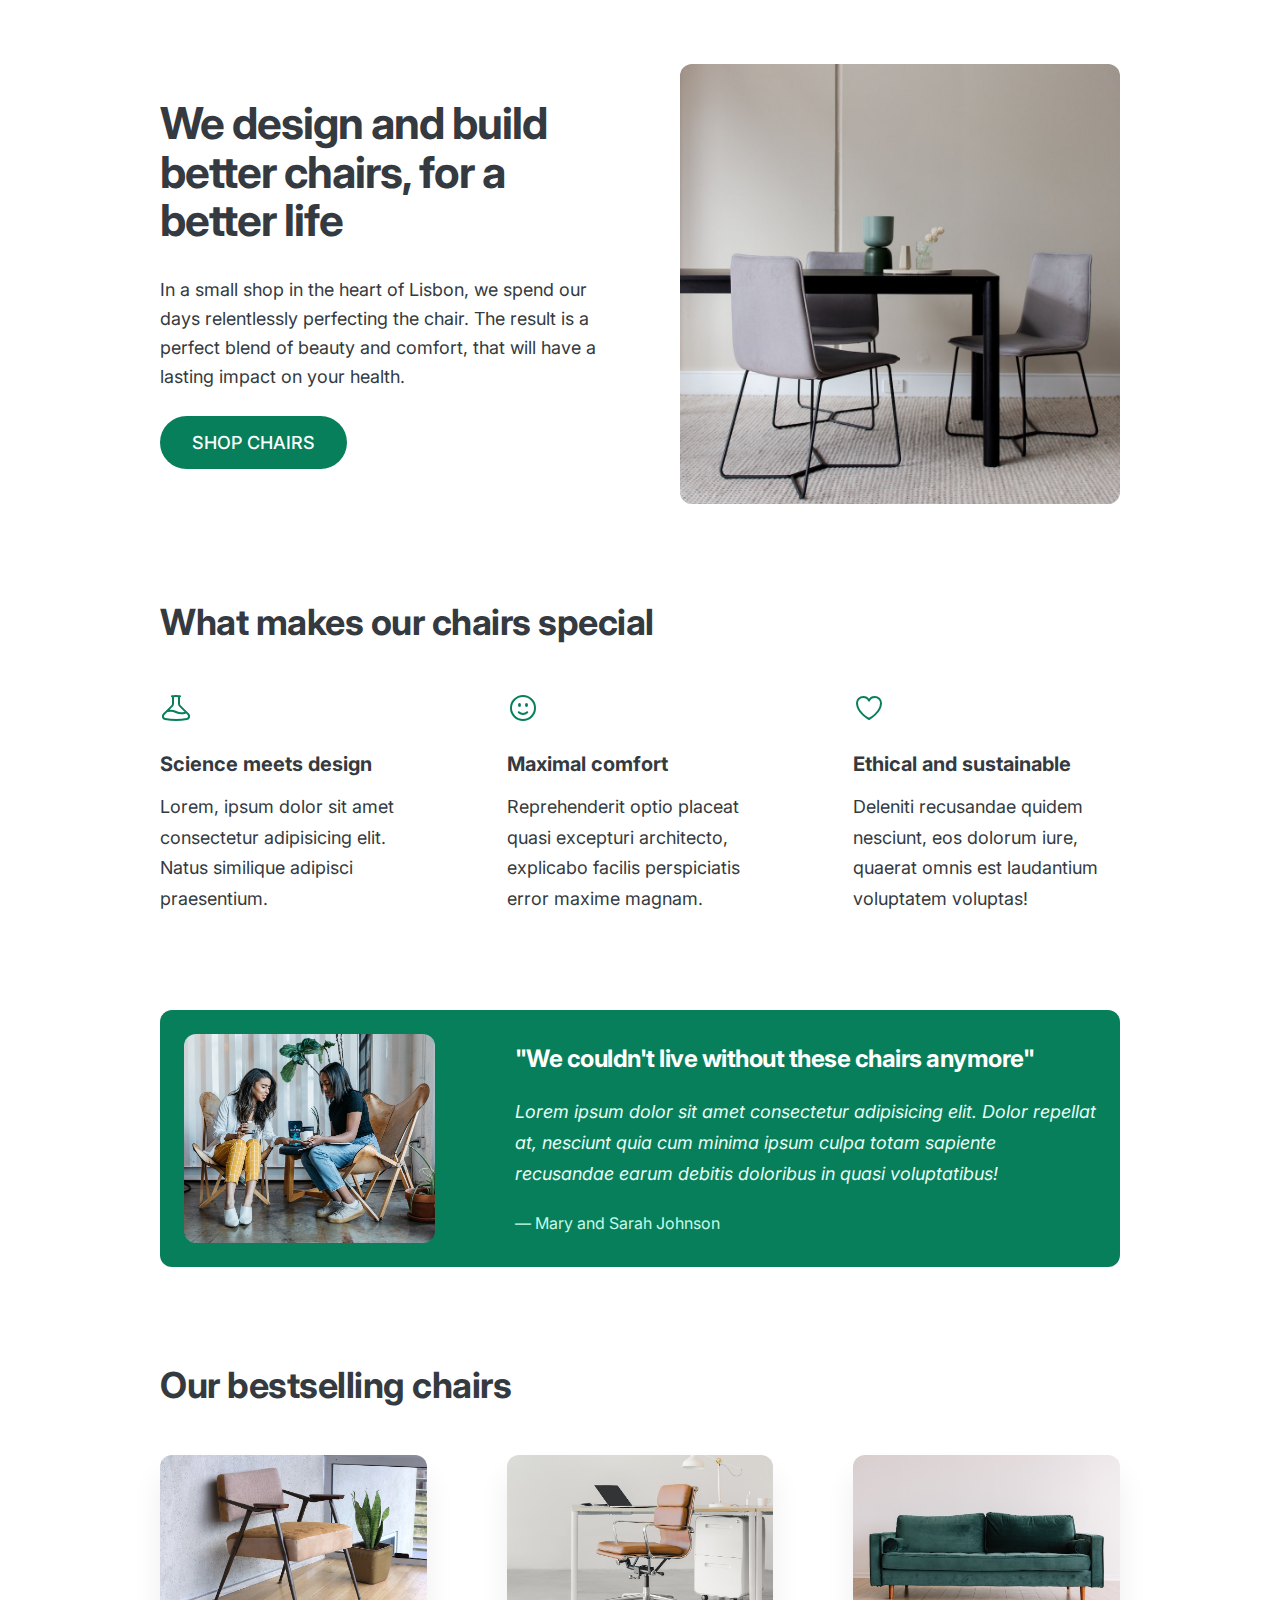
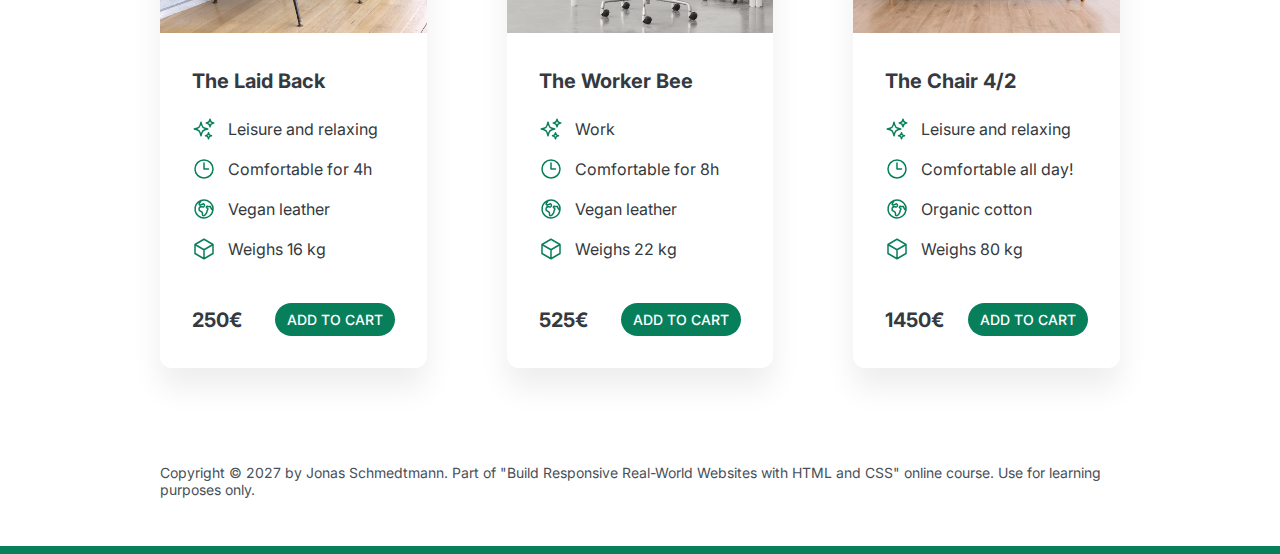
<file: index.html>
<!DOCTYPE html>
<html lang="en">
  <head>
    <meta charset="UTF-8" />
    <meta http-equiv="X-UA-Compatible" content="IE=edge" />
    <meta name="viewport" content="width=device-width, initial-scale=1.0" />

    <link rel="preconnect" href="https://fonts.googleapis.com" />
    <link rel="preconnect" href="https://fonts.gstatic.com" crossorigin />
    <link
      href="https://fonts.googleapis.com/css2?family=Inter:wght@400;500;700&display=swap"
      rel="stylesheet"
    />

    <link rel="stylesheet" href="style.css" />
    <title>Lisbon Chair Shop</title>
  </head>
  <body>
    <div class="container">
      <header>
        <div class="header-text-box">
          <h1>We design and build better chairs, for a better life</h1>
          <p class="header-text">
            In a small shop in the heart of Lisbon, we spend our days
            relentlessly perfecting the chair. The result is a perfect blend of
            beauty and comfort, that will have a lasting impact on your health.
          </p>
          <a class="btn btn--big" href="#">Shop chairs</a>
        </div>
        <img src="hero.jpg" alt="Photo" />
      </header>

      <section>
        <h2>What makes our chairs special</h2>
        <div class="grid-3-cols">
          <div>
            <svg
              xmlns="http://www.w3.org/2000/svg"
              fill="none"
              viewBox="0 0 24 24"
              stroke-width="1.5"
              stroke="currentColor"
              class="features-icon"
            >
              <path
                stroke-linecap="round"
                stroke-linejoin="round"
                d="M9.75 3.104v5.714a2.25 2.25 0 01-.659 1.591L5 14.5M9.75 3.104c-.251.023-.501.05-.75.082m.75-.082a24.301 24.301 0 014.5 0m0 0v5.714c0 .597.237 1.17.659 1.591L19.8 15.3M14.25 3.104c.251.023.501.05.75.082M19.8 15.3l-1.57.393A9.065 9.065 0 0112 15a9.065 9.065 0 00-6.23-.693L5 14.5m14.8.8l1.402 1.402c1.232 1.232.65 3.318-1.067 3.611A48.309 48.309 0 0112 21c-2.773 0-5.491-.235-8.135-.687-1.718-.293-2.3-2.379-1.067-3.61L5 14.5"
              />
            </svg>

            <p class="features-title"><strong>Science meets design</strong></p>
            <p class="features-text">
              Lorem, ipsum dolor sit amet consectetur adipisicing elit. Natus
              similique adipisci praesentium.
            </p>
          </div>

          <div>
            <svg
              xmlns="http://www.w3.org/2000/svg"
              fill="none"
              viewBox="0 0 24 24"
              stroke-width="1.5"
              stroke="currentColor"
              class="features-icon"
            >
              <path
                stroke-linecap="round"
                stroke-linejoin="round"
                d="M15.182 15.182a4.5 4.5 0 01-6.364 0M21 12a9 9 0 11-18 0 9 9 0 0118 0zM9.75 9.75c0 .414-.168.75-.375.75S9 10.164 9 9.75 9.168 9 9.375 9s.375.336.375.75zm-.375 0h.008v.015h-.008V9.75zm5.625 0c0 .414-.168.75-.375.75s-.375-.336-.375-.75.168-.75.375-.75.375.336.375.75zm-.375 0h.008v.015h-.008V9.75z"
              />
            </svg>

            <p class="features-title">
              <strong>Maximal comfort</strong>
            </p>
            <p class="features-text">
              Reprehenderit optio placeat quasi excepturi architecto, explicabo
              facilis perspiciatis error maxime magnam.
            </p>
          </div>

          <div>
            <svg
              xmlns="http://www.w3.org/2000/svg"
              fill="none"
              viewBox="0 0 24 24"
              stroke-width="1.5"
              stroke="currentColor"
              class="features-icon"
            >
              <path
                stroke-linecap="round"
                stroke-linejoin="round"
                d="M21 8.25c0-2.485-2.099-4.5-4.688-4.5-1.935 0-3.597 1.126-4.312 2.733-.715-1.607-2.377-2.733-4.313-2.733C5.1 3.75 3 5.765 3 8.25c0 7.22 9 12 9 12s9-4.78 9-12z"
              />
            </svg>

            <p class="features-title">
              <strong>Ethical and sustainable</strong>
            </p>
            <p class="features-text">
              Deleniti recusandae quidem nesciunt, eos dolorum iure, quaerat
              omnis est laudantium voluptatem voluptas!
            </p>
          </div>
        </div>
      </section>

      <section class="testimonial-section">
        <div class="grid-3-cols">
          <img src="customers.jpg" alt="People sitting on chairs" />
          <div class="testimonial-box">
            <h2>"We couldn't live without these chairs anymore"</h2>
            <blockquote class="testimonial-text">
              Lorem ipsum dolor sit amet consectetur adipisicing elit. Dolor
              repellat at, nesciunt quia cum minima ipsum culpa totam sapiente
              recusandae earum debitis doloribus in quasi voluptatibus!
            </blockquote>
            <p class="testimonial-author">&mdash; Mary and Sarah Johnson</p>
          </div>
        </div>
      </section>

      <section>
        <h2>Our bestselling chairs</h2>
        <div class="grid-3-cols">
          <figure class="chair">
            <img src="chair-1.jpg" alt="Chair" />
            <div class="chair-box">
              <h3>The Laid Back</h3>
              <ul class="chair-details">
                <li>
                  <svg
                    xmlns="http://www.w3.org/2000/svg"
                    fill="none"
                    viewBox="0 0 24 24"
                    stroke-width="1.5"
                    stroke="currentColor"
                    class="chair-icon"
                  >
                    <path
                      stroke-linecap="round"
                      stroke-linejoin="round"
                      d="M9.813 15.904L9 18.75l-.813-2.846a4.5 4.5 0 00-3.09-3.09L2.25 12l2.846-.813a4.5 4.5 0 003.09-3.09L9 5.25l.813 2.846a4.5 4.5 0 003.09 3.09L15.75 12l-2.846.813a4.5 4.5 0 00-3.09 3.09zM18.259 8.715L18 9.75l-.259-1.035a3.375 3.375 0 00-2.455-2.456L14.25 6l1.036-.259a3.375 3.375 0 002.455-2.456L18 2.25l.259 1.035a3.375 3.375 0 002.456 2.456L21.75 6l-1.035.259a3.375 3.375 0 00-2.456 2.456zM16.894 20.567L16.5 21.75l-.394-1.183a2.25 2.25 0 00-1.423-1.423L13.5 18.75l1.183-.394a2.25 2.25 0 001.423-1.423l.394-1.183.394 1.183a2.25 2.25 0 001.423 1.423l1.183.394-1.183.394a2.25 2.25 0 00-1.423 1.423z"
                    />
                  </svg>

                  <!-- Span is a generic INLINE text element, it doesn't have any meaning. It's like a div element, but inline -->
                  <span>Leisure and relaxing</span>
                </li>
                <li>
                  <svg
                    xmlns="http://www.w3.org/2000/svg"
                    fill="none"
                    viewBox="0 0 24 24"
                    stroke-width="1.5"
                    stroke="currentColor"
                    class="chair-icon"
                  >
                    <path
                      stroke-linecap="round"
                      stroke-linejoin="round"
                      d="M12 6v6h4.5m4.5 0a9 9 0 11-18 0 9 9 0 0118 0z"
                    />
                  </svg>

                  <span>Comfortable for 4h</span>
                </li>
                <li>
                  <svg
                    xmlns="http://www.w3.org/2000/svg"
                    fill="none"
                    viewBox="0 0 24 24"
                    stroke-width="1.5"
                    stroke="currentColor"
                    class="chair-icon"
                  >
                    <path
                      stroke-linecap="round"
                      stroke-linejoin="round"
                      d="M20.893 13.393l-1.135-1.135a2.252 2.252 0 01-.421-.585l-1.08-2.16a.414.414 0 00-.663-.107.827.827 0 01-.812.21l-1.273-.363a.89.89 0 00-.738 1.595l.587.39c.59.395.674 1.23.172 1.732l-.2.2c-.212.212-.33.498-.33.796v.41c0 .409-.11.809-.32 1.158l-1.315 2.191a2.11 2.11 0 01-1.81 1.025 1.055 1.055 0 01-1.055-1.055v-1.172c0-.92-.56-1.747-1.414-2.089l-.655-.261a2.25 2.25 0 01-1.383-2.46l.007-.042a2.25 2.25 0 01.29-.787l.09-.15a2.25 2.25 0 012.37-1.048l1.178.236a1.125 1.125 0 001.302-.795l.208-.73a1.125 1.125 0 00-.578-1.315l-.665-.332-.091.091a2.25 2.25 0 01-1.591.659h-.18c-.249 0-.487.1-.662.274a.931.931 0 01-1.458-1.137l1.411-2.353a2.25 2.25 0 00.286-.76m11.928 9.869A9 9 0 008.965 3.525m11.928 9.868A9 9 0 118.965 3.525"
                    />
                  </svg>

                  <span>Vegan leather</span>
                </li>
                <li>
                  <svg
                    xmlns="http://www.w3.org/2000/svg"
                    fill="none"
                    viewBox="0 0 24 24"
                    stroke-width="1.5"
                    stroke="currentColor"
                    class="chair-icon"
                  >
                    <path
                      stroke-linecap="round"
                      stroke-linejoin="round"
                      d="M21 7.5l-9-5.25L3 7.5m18 0l-9 5.25m9-5.25v9l-9 5.25M3 7.5l9 5.25M3 7.5v9l9 5.25m0-9v9"
                    />
                  </svg>

                  <span>Weighs 16 kg</span>
                </li>
              </ul>
              <div class="chair-price">
                <strong>250€</strong>
                <a href="#" class="btn btn--small">Add to cart</a>
              </div>
            </div>
          </figure>

          <figure class="chair">
            <img src="chair-2.jpg" alt="Chair" />
            <div class="chair-box">
              <h3>The Worker Bee</h3>
              <ul class="chair-details">
                <li>
                  <svg
                    xmlns="http://www.w3.org/2000/svg"
                    fill="none"
                    viewBox="0 0 24 24"
                    stroke-width="1.5"
                    stroke="currentColor"
                    class="chair-icon"
                  >
                    <path
                      stroke-linecap="round"
                      stroke-linejoin="round"
                      d="M9.813 15.904L9 18.75l-.813-2.846a4.5 4.5 0 00-3.09-3.09L2.25 12l2.846-.813a4.5 4.5 0 003.09-3.09L9 5.25l.813 2.846a4.5 4.5 0 003.09 3.09L15.75 12l-2.846.813a4.5 4.5 0 00-3.09 3.09zM18.259 8.715L18 9.75l-.259-1.035a3.375 3.375 0 00-2.455-2.456L14.25 6l1.036-.259a3.375 3.375 0 002.455-2.456L18 2.25l.259 1.035a3.375 3.375 0 002.456 2.456L21.75 6l-1.035.259a3.375 3.375 0 00-2.456 2.456zM16.894 20.567L16.5 21.75l-.394-1.183a2.25 2.25 0 00-1.423-1.423L13.5 18.75l1.183-.394a2.25 2.25 0 001.423-1.423l.394-1.183.394 1.183a2.25 2.25 0 001.423 1.423l1.183.394-1.183.394a2.25 2.25 0 00-1.423 1.423z"
                    />
                  </svg>
                  <span>Work</span>
                </li>
                <li>
                  <svg
                    xmlns="http://www.w3.org/2000/svg"
                    fill="none"
                    viewBox="0 0 24 24"
                    stroke-width="1.5"
                    stroke="currentColor"
                    class="chair-icon"
                  >
                    <path
                      stroke-linecap="round"
                      stroke-linejoin="round"
                      d="M12 6v6h4.5m4.5 0a9 9 0 11-18 0 9 9 0 0118 0z"
                    />
                  </svg>

                  <span>Comfortable for 8h</span>
                </li>
                <li>
                  <svg
                    xmlns="http://www.w3.org/2000/svg"
                    fill="none"
                    viewBox="0 0 24 24"
                    stroke-width="1.5"
                    stroke="currentColor"
                    class="chair-icon"
                  >
                    <path
                      stroke-linecap="round"
                      stroke-linejoin="round"
                      d="M20.893 13.393l-1.135-1.135a2.252 2.252 0 01-.421-.585l-1.08-2.16a.414.414 0 00-.663-.107.827.827 0 01-.812.21l-1.273-.363a.89.89 0 00-.738 1.595l.587.39c.59.395.674 1.23.172 1.732l-.2.2c-.212.212-.33.498-.33.796v.41c0 .409-.11.809-.32 1.158l-1.315 2.191a2.11 2.11 0 01-1.81 1.025 1.055 1.055 0 01-1.055-1.055v-1.172c0-.92-.56-1.747-1.414-2.089l-.655-.261a2.25 2.25 0 01-1.383-2.46l.007-.042a2.25 2.25 0 01.29-.787l.09-.15a2.25 2.25 0 012.37-1.048l1.178.236a1.125 1.125 0 001.302-.795l.208-.73a1.125 1.125 0 00-.578-1.315l-.665-.332-.091.091a2.25 2.25 0 01-1.591.659h-.18c-.249 0-.487.1-.662.274a.931.931 0 01-1.458-1.137l1.411-2.353a2.25 2.25 0 00.286-.76m11.928 9.869A9 9 0 008.965 3.525m11.928 9.868A9 9 0 118.965 3.525"
                    />
                  </svg>

                  <span>Vegan leather</span>
                </li>
                <li>
                  <svg
                    xmlns="http://www.w3.org/2000/svg"
                    fill="none"
                    viewBox="0 0 24 24"
                    stroke-width="1.5"
                    stroke="currentColor"
                    class="chair-icon"
                  >
                    <path
                      stroke-linecap="round"
                      stroke-linejoin="round"
                      d="M21 7.5l-9-5.25L3 7.5m18 0l-9 5.25m9-5.25v9l-9 5.25M3 7.5l9 5.25M3 7.5v9l9 5.25m0-9v9"
                    />
                  </svg>

                  <span>Weighs 22 kg</span>
                </li>
              </ul>
              <div class="chair-price">
                <strong>525€</strong>
                <a href="#" class="btn btn--small">Add to cart</a>
              </div>
            </div>
          </figure>

          <figure class="chair">
            <img src="chair-3.jpg" alt="Chair" />
            <div class="chair-box">
              <h3>The Chair 4/2</h3>
              <ul class="chair-details">
                <li>
                  <svg
                    xmlns="http://www.w3.org/2000/svg"
                    fill="none"
                    viewBox="0 0 24 24"
                    stroke-width="1.5"
                    stroke="currentColor"
                    class="chair-icon"
                  >
                    <path
                      stroke-linecap="round"
                      stroke-linejoin="round"
                      d="M9.813 15.904L9 18.75l-.813-2.846a4.5 4.5 0 00-3.09-3.09L2.25 12l2.846-.813a4.5 4.5 0 003.09-3.09L9 5.25l.813 2.846a4.5 4.5 0 003.09 3.09L15.75 12l-2.846.813a4.5 4.5 0 00-3.09 3.09zM18.259 8.715L18 9.75l-.259-1.035a3.375 3.375 0 00-2.455-2.456L14.25 6l1.036-.259a3.375 3.375 0 002.455-2.456L18 2.25l.259 1.035a3.375 3.375 0 002.456 2.456L21.75 6l-1.035.259a3.375 3.375 0 00-2.456 2.456zM16.894 20.567L16.5 21.75l-.394-1.183a2.25 2.25 0 00-1.423-1.423L13.5 18.75l1.183-.394a2.25 2.25 0 001.423-1.423l.394-1.183.394 1.183a2.25 2.25 0 001.423 1.423l1.183.394-1.183.394a2.25 2.25 0 00-1.423 1.423z"
                    />
                  </svg>
                  <span>Leisure and relaxing</span>
                </li>
                <li>
                  <svg
                    xmlns="http://www.w3.org/2000/svg"
                    fill="none"
                    viewBox="0 0 24 24"
                    stroke-width="1.5"
                    stroke="currentColor"
                    class="chair-icon"
                  >
                    <path
                      stroke-linecap="round"
                      stroke-linejoin="round"
                      d="M12 6v6h4.5m4.5 0a9 9 0 11-18 0 9 9 0 0118 0z"
                    />
                  </svg>

                  <span>Comfortable all day!</span>
                </li>
                <li>
                  <svg
                    xmlns="http://www.w3.org/2000/svg"
                    fill="none"
                    viewBox="0 0 24 24"
                    stroke-width="1.5"
                    stroke="currentColor"
                    class="chair-icon"
                  >
                    <path
                      stroke-linecap="round"
                      stroke-linejoin="round"
                      d="M20.893 13.393l-1.135-1.135a2.252 2.252 0 01-.421-.585l-1.08-2.16a.414.414 0 00-.663-.107.827.827 0 01-.812.21l-1.273-.363a.89.89 0 00-.738 1.595l.587.39c.59.395.674 1.23.172 1.732l-.2.2c-.212.212-.33.498-.33.796v.41c0 .409-.11.809-.32 1.158l-1.315 2.191a2.11 2.11 0 01-1.81 1.025 1.055 1.055 0 01-1.055-1.055v-1.172c0-.92-.56-1.747-1.414-2.089l-.655-.261a2.25 2.25 0 01-1.383-2.46l.007-.042a2.25 2.25 0 01.29-.787l.09-.15a2.25 2.25 0 012.37-1.048l1.178.236a1.125 1.125 0 001.302-.795l.208-.73a1.125 1.125 0 00-.578-1.315l-.665-.332-.091.091a2.25 2.25 0 01-1.591.659h-.18c-.249 0-.487.1-.662.274a.931.931 0 01-1.458-1.137l1.411-2.353a2.25 2.25 0 00.286-.76m11.928 9.869A9 9 0 008.965 3.525m11.928 9.868A9 9 0 118.965 3.525"
                    />
                  </svg>

                  <span>Organic cotton</span>
                </li>
                <li>
                  <svg
                    xmlns="http://www.w3.org/2000/svg"
                    fill="none"
                    viewBox="0 0 24 24"
                    stroke-width="1.5"
                    stroke="currentColor"
                    class="chair-icon"
                  >
                    <path
                      stroke-linecap="round"
                      stroke-linejoin="round"
                      d="M21 7.5l-9-5.25L3 7.5m18 0l-9 5.25m9-5.25v9l-9 5.25M3 7.5l9 5.25M3 7.5v9l9 5.25m0-9v9"
                    />
                  </svg>

                  <span>Weighs 80 kg</span>
                </li>
              </ul>
              <div class="chair-price">
                <strong>1450€</strong>
                <a href="#" class="btn btn--small">Add to cart</a>
              </div>
            </div>
          </figure>
        </div>
      </section>

      <footer>
        Copyright &copy; 2027 by Jonas Schmedtmann. Part of "Build Responsive
        Real-World Websites with HTML and CSS" online course. Use for learning
        purposes only.
      </footer>
    </div>
  </body>
</html>
</file>
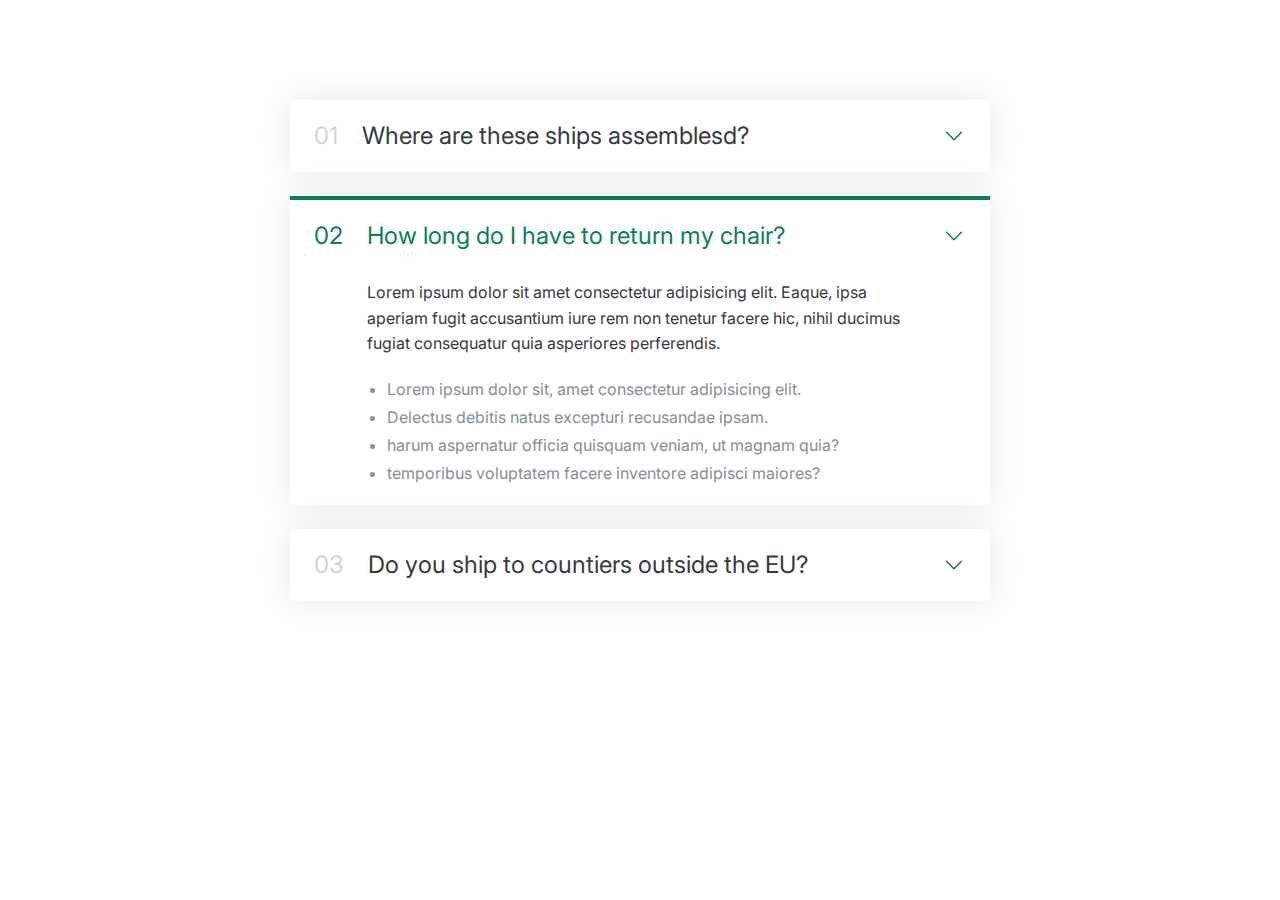
<file: 01- accordion.html>
<!DOCTYPE html>
<html lang="en">
  <head>
    <meta charset="UTF-8" />
    <meta http-equiv="X-UA-Compatible" content="IE=edge" />
    <meta name="viewport" content="width=device-width, initial-scale=1.0" />
    <link
      href="https://fonts.googleapis.com/css2?family=Inter:wght@400;500;700&display=swap"
      rel="stylesheet"
    />

    <title>Accordion Components</title>
    <style>
      /*
    SPACING SYSTEM (px)
    2 / 4 / 8 / 12 / 16 / 24 / 32 / 48 / 64 / 80 / 96 / 128

    FONT SIZE SYSTEM (px)
    10 / 12 / 14 / 16 / 18 / 20 / 24 / 30 / 36 / 44 / 52 / 62 / 74 / 86 / 98
     */
      /* MAIN COLOR:#087f5b
      GREY COLOR: #343a40

 */
      * {
        margin: 0;
        padding: 0;
        box-sizing: border-box;
      }

      body {
        font-family: "Inter", sans-serif;
        color: #343a40;
        line-height: 1;
      }
      .accordion {
        width: 700px;
        margin: 100px auto;
        display: flex;
        flex-direction: column;
        gap: 24px;
      }

      .item {
        box-shadow: 0 0 32px rgba(0, 0, 0, 0.1);
        padding: 24px;
        display: grid;
        grid-template-columns: auto 1fr auto;
        column-gap: 24px;
        row-gap: 32px;
        align-items: center;
      }
      .number,
      .text {
        font-size: 24px;
        font-weight: 500px;
        /* color: #087f5b; */
      }
      .number {
        color: #ced4da;
      }

      .icon {
        width: 24px;
        height: 24px;
        stroke: #087f5b;
      }
      .hidden-box {
        grid-column: 2;
        display: none;
      }
      .hidden-box p {
        line-height: 1.6;
        margin-bottom: 24px;
      }
      .hidden-box ul {
        color: #868e96;
        margin-left: 20px;
        display: flex;
        flex-direction: column;
        gap: 12px;
      }
      /* open state */
      .open {
        border-top: 4px solid #087f5b;
      }
      .open .hidden-box {
        display: block;
      }
      .open .number,
      .open .text {
        color: #087f5b;
      }
    </style>
  </head>
  <body>
    <div class="accordion">
      <div class="item">
        <p class="number">01</p>
        <p class="text">Where are these ships assemblesd?</p>
        <svg
          xmlns="http://www.w3.org/2000/svg"
          fill="none"
          viewBox="0 0 24 24"
          stroke-width="1.5"
          stroke="currentColor"
          class="icon"
        >
          <path
            stroke-linecap="round"
            stroke-linejoin="round"
            d="M19.5 8.25l-7.5 7.5-7.5-7.5"
          />
        </svg>

        <div class="hidden-box">
          <p>
            Lorem ipsum dolor sit amet consectetur adipisicing elit. Eaque, ipsa
            aperiam fugit accusantium iure rem non tenetur facere hic, nihil
            ducimus fugiat consequatur quia asperiores perferendis.
          </p>
          <ul>
            <li>Lorem ipsum dolor sit, amet consectetur adipisicing elit.</li>
            <li>Delectus debitis natus excepturi recusandae ipsam.</li>
            <li>harum aspernatur officia quisquam veniam, ut magnam quia?</li>
            <li>temporibus voluptatem facere inventore adipisci maiores?</li>
          </ul>
        </div>
      </div>

      <div class="item open">
        <p class="number">02</p>
        <p class="text">How long do I have to return my chair?</p>
        <svg
          xmlns="http://www.w3.org/2000/svg"
          fill="none"
          viewBox="0 0 24 24"
          stroke-width="1.5"
          stroke="currentColor"
          class="icon"
        >
          <path
            stroke-linecap="round"
            stroke-linejoin="round"
            d="M19.5 8.25l-7.5 7.5-7.5-7.5"
          />
        </svg>

        <div class="hidden-box">
          <p>
            Lorem ipsum dolor sit amet consectetur adipisicing elit. Eaque, ipsa
            aperiam fugit accusantium iure rem non tenetur facere hic, nihil
            ducimus fugiat consequatur quia asperiores perferendis.
          </p>
          <ul>
            <li>Lorem ipsum dolor sit, amet consectetur adipisicing elit.</li>
            <li>Delectus debitis natus excepturi recusandae ipsam.</li>
            <li>harum aspernatur officia quisquam veniam, ut magnam quia?</li>
            <li>temporibus voluptatem facere inventore adipisci maiores?</li>
          </ul>
        </div>
      </div>

      <div class="item">
        <p class="number">03</p>
        <p class="text">Do you ship to countiers outside the EU?</p>
        <svg
          xmlns="http://www.w3.org/2000/svg"
          fill="none"
          viewBox="0 0 24 24"
          stroke-width="1.5"
          stroke="currentColor"
          class="icon"
        >
          <path
            stroke-linecap="round"
            stroke-linejoin="round"
            d="M19.5 8.25l-7.5 7.5-7.5-7.5"
          />
        </svg>

        <div class="hidden-box">
          <p>
            Lorem ipsum dolor sit amet consectetur adipisicing elit. Eaque, ipsa
            aperiam fugit accusantium iure rem non tenetur facere hic, nihil
            ducimus fugiat consequatur quia asperiores perferendis.
          </p>
          <ul>
            <li>Lorem ipsum dolor sit, amet consectetur adipisicing elit.</li>
            <li>Delectus debitis natus excepturi recusandae ipsam.</li>
            <li>harum aspernatur officia quisquam veniam, ut magnam quia?</li>
            <li>temporibus voluptatem facere inventore adipisci maiores?</li>
          </ul>
        </div>
      </div>
    </div>
  </body>
</html>
</file>
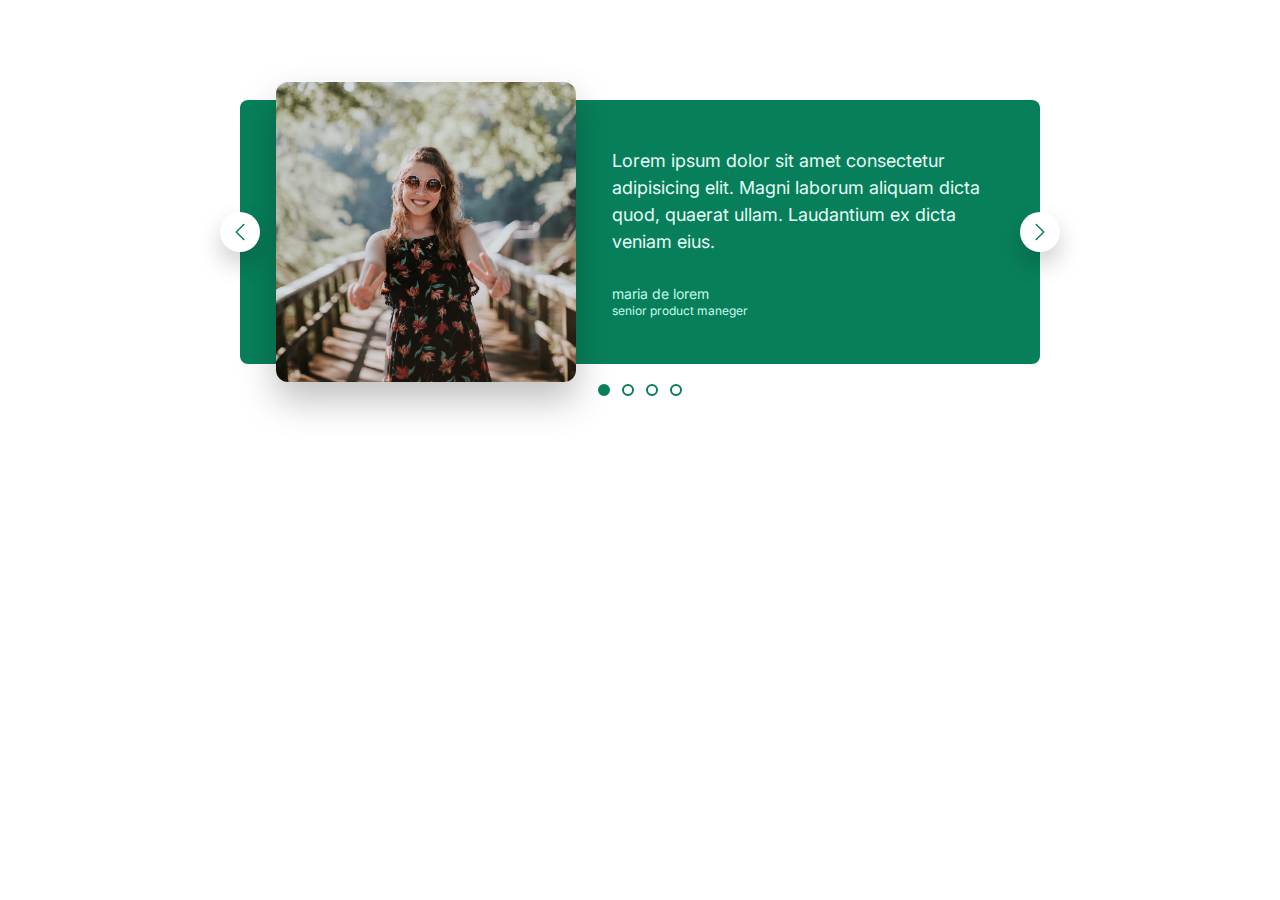
<file: 02- carousel.html>
<!DOCTYPE html>
<html lang="en">
  <head>
    <meta charset="UTF-8" />
    <meta http-equiv="X-UA-Compatible" content="IE=edge" />
    <meta name="viewport" content="width=device-width, initial-scale=1.0" />
    <link
      href="https://fonts.googleapis.com/css2?family=Inter:wght@400;500;700&display=swap"
      rel="stylesheet"
    />

    <title>Accordion Components</title>
    <style>
      /*
         SPACING SYSTEM (px)
         2 / 4 / 8 / 12 / 16 / 24 / 32 / 48 / 64 / 80 / 96 / 128

         FONT SIZE SYSTEM (px)
         10 / 12 / 14 / 16 / 18 / 20 / 24 / 30 / 36 / 44 / 52 / 62 / 74 / 86 / 98
          */
      /* MAIN COLOR:#087f5b
           GREY COLOR: #343a40

      */
      * {
        margin: 0;
        padding: 0;
        box-sizing: border-box;
      }

      body {
        font-family: "Inter", sans-serif;
        color: #343a40;
        line-height: 1;
      }
      img {
        height: 200px;
        border-radius: 8px;
        transform: scale(1.5);
        box-shadow: 0 12px 24px rgba(0, 0, 0, 0.25);
      }
      .carousel {
        background-color: #087f5b;
        width: 800px;
        margin: 100px auto;
        padding: 32px 48px 32px 86px;
        /* padding-left: 86px;
        padding-right: 48px; */
        border-radius: 8px;
        position: relative;
        display: flex;
        align-items: center;
        gap: 86px;
      }
      .testimonial-text {
        font-size: 18px;
        font-weight: 500px;
        margin-bottom: 32px;
        color: #e6fcf5;
        line-height: 1.5;
      }
      .testimonial-auther {
        font-size: 14px;
        margin-bottom: 4px;
        color: #c3fae8;
      }
      .testimonial-job {
        font-size: 12px;
        color: #c3fae8;
      }
      .btn {
        width: 40px;
        height: 40px;
        border: none;
        background-color: #fff;
        border-radius: 50%;
        position: absolute;
        display: flex;
        justify-content: center;
        align-items: center;
        box-shadow: 0 12px 24px rgba(0, 0, 0, 0.2);
        cursor: pointer;
      }
      .btn-icon {
        width: 24px;
        height: 24px;
        stroke: #087f5b;
      }
      .btn--right {
        right: 0;
        top: 50%;
        transform: translate(50%, -50%);
      }
      .btn--left {
        left: 0;
        top: 50%;
        transform: translate(-50%, -50%);
      }
      .dots {
        position: absolute;
        left: 50%;
        bottom: 0;
        transform: translate(-50%, 32px);
        display: flex;
        gap: 12px;
      }
      .dot {
        width: 12px;
        height: 12px;
        background-color: #fff;
        border: 2px solid #087f5b;
        border-radius: 50%;
        cursor: pointer;
      }
      .dot--fill {
        background-color: #087f5b;
      }
    </style>
  </head>
  <body>
    <div class="carousel">
      <img src="maria.jpg" alt="maria" />
      <blockquote class="testimonial">
        <p class="testimonial-text">
          Lorem ipsum dolor sit amet consectetur adipisicing elit. Magni laborum
          aliquam dicta quod, quaerat ullam. Laudantium ex dicta veniam eius.
        </p>
        <p class="testimonial-auther">maria de lorem</p>
        <p class="testimonial-job">senior product maneger</p>
      </blockquote>
      <button class="btn btn--left">
        <svg
          xmlns="http://www.w3.org/2000/svg"
          fill="none"
          viewBox="0 0 24 24"
          stroke-width="1.5"
          stroke="currentColor"
          class="btn-icon"
        >
          <path
            stroke-linecap="round"
            stroke-linejoin="round"
            d="M15.75 19.5L8.25 12l7.5-7.5"
          />
        </svg>
      </button>
      <button class="btn btn--right">
        <svg
          xmlns="http://www.w3.org/2000/svg"
          fill="none"
          viewBox="0 0 24 24"
          stroke-width="1.5"
          stroke="currentColor"
          class="btn-icon"
        >
          <path
            stroke-linecap="round"
            stroke-linejoin="round"
            d="M8.25 4.5l7.5 7.5-7.5 7.5"
          />
        </svg>
      </button>
      <div class="dots">
        <button class="dot dot--fill">&nbsp;</button>
        <button class="dot">&nbsp;</button>
        <button class="dot">&nbsp;</button>
        <button class="dot">&nbsp;</button>
      </div>
    </div>
  </body>
</html>
</file>
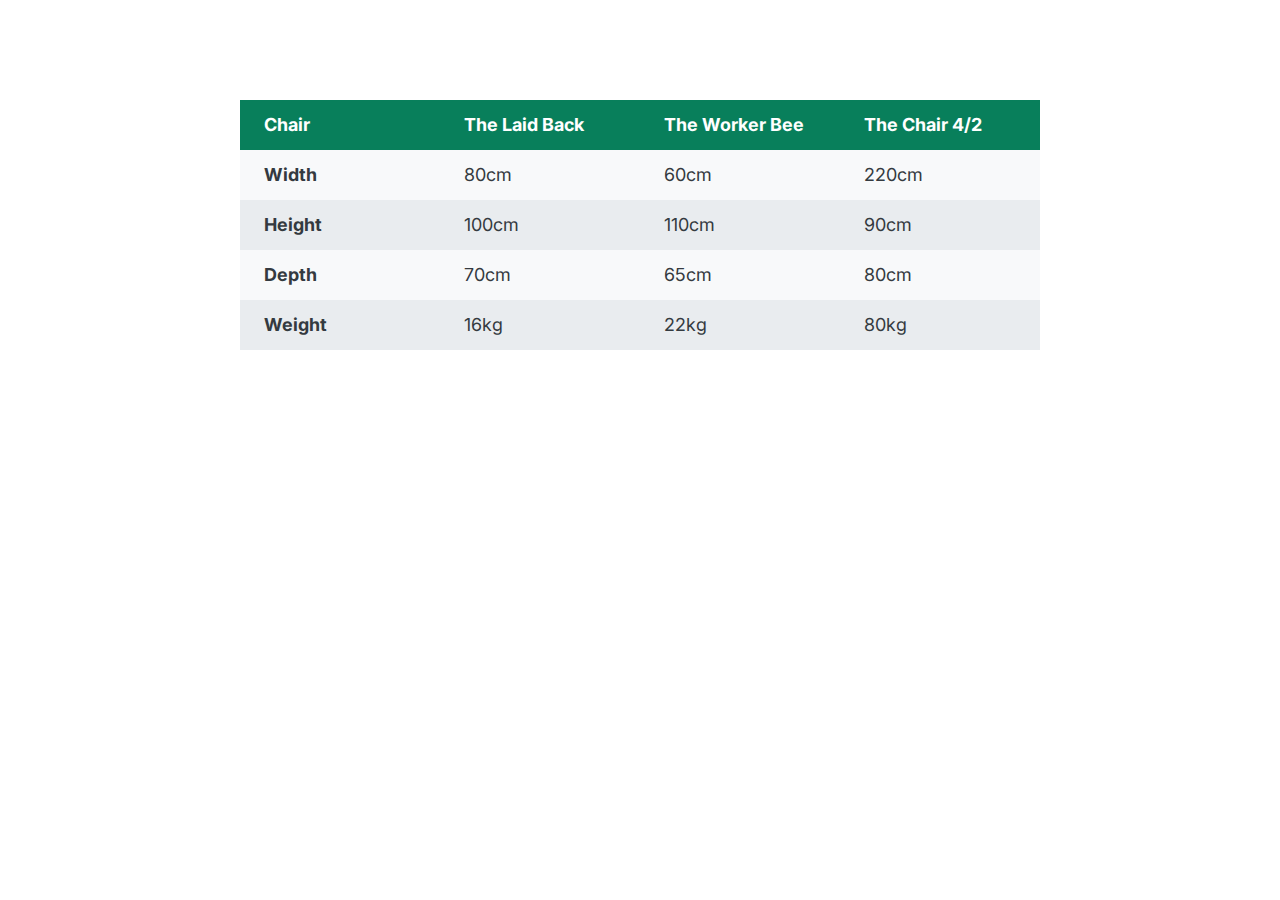
<file: 03- table.html>
<!DOCTYPE html>
<html lang="en">
  <head>
    <meta charset="UTF-8" />
    <meta http-equiv="X-UA-Compatible" content="IE=edge" />
    <meta name="viewport" content="width=device-width, initial-scale=1.0" />
    <link
      href="https://fonts.googleapis.com/css2?family=Inter:wght@400;500;700&display=swap"
      rel="stylesheet"
    />

    <title>Accordion Components</title>
    <style>
      /*
    SPACING SYSTEM (px)
    2 / 4 / 8 / 12 / 16 / 24 / 32 / 48 / 64 / 80 / 96 / 128

    FONT SIZE SYSTEM (px)
    10 / 12 / 14 / 16 / 18 / 20 / 24 / 30 / 36 / 44 / 52 / 62 / 74 / 86 / 98
     */
      /* MAIN COLOR:#087f5b
      GREY COLOR: #343a40

 */
      * {
        margin: 0;
        padding: 0;
        box-sizing: border-box;
      }

      body {
        font-family: "Inter", sans-serif;
        color: #343a40;
        line-height: 1;
        display: flex;
        justify-content: center;
        
      }

      table{
        width: 800px;
        /* border: 1px solid #343a40; */
         border-collapse: collapse ; 
        margin-top: 100px;
        font-size: 18px;
       

      }
      th, td {
        /* border: 1px solid #343a40; */
        padding: 16px 24px;
        text-align: left;
        
      }
      thead tr{
        color: #fff;
        background-color:#087f5b ;

      }
      thead th{
        
        width: 25%;
      }
      tbody tr:nth-child(odd) {
        background-color: #f8f9fa;
      }
      tbody tr:nth-child(even) {
        background-color:#e9ecef;
      }

    </style>
  </head>
  <body>
    <table>
      <thead> 
        <tr>
          <th>Chair</th>
          <th>The Laid Back</th>
          <th>The Worker Bee</th>
          <th>The Chair 4/2</th>
        </tr>
        <tr>
        </thead>
        <tbody>

          <th>Width</th>
          <td>80cm</td>
          <td>60cm</td>
          <td>220cm</td>
        </tr>
        <tr>
          <th>Height</th>
          <td>100cm</td>
          <td>110cm</td>
          <td>90cm</td>
        </tr>
        <tr>
          <th>Depth</th>
          <td>70cm</td>
          <td>65cm</td>
          <td>80cm</td>
        </tr>
        <tr>
          <th>Weight</th>
          <td>16kg</td>
          <td>22kg</td>
          <td>80kg</td>
        </tr>
      </tbody>
      </table>
    </body>
</html>
</file>
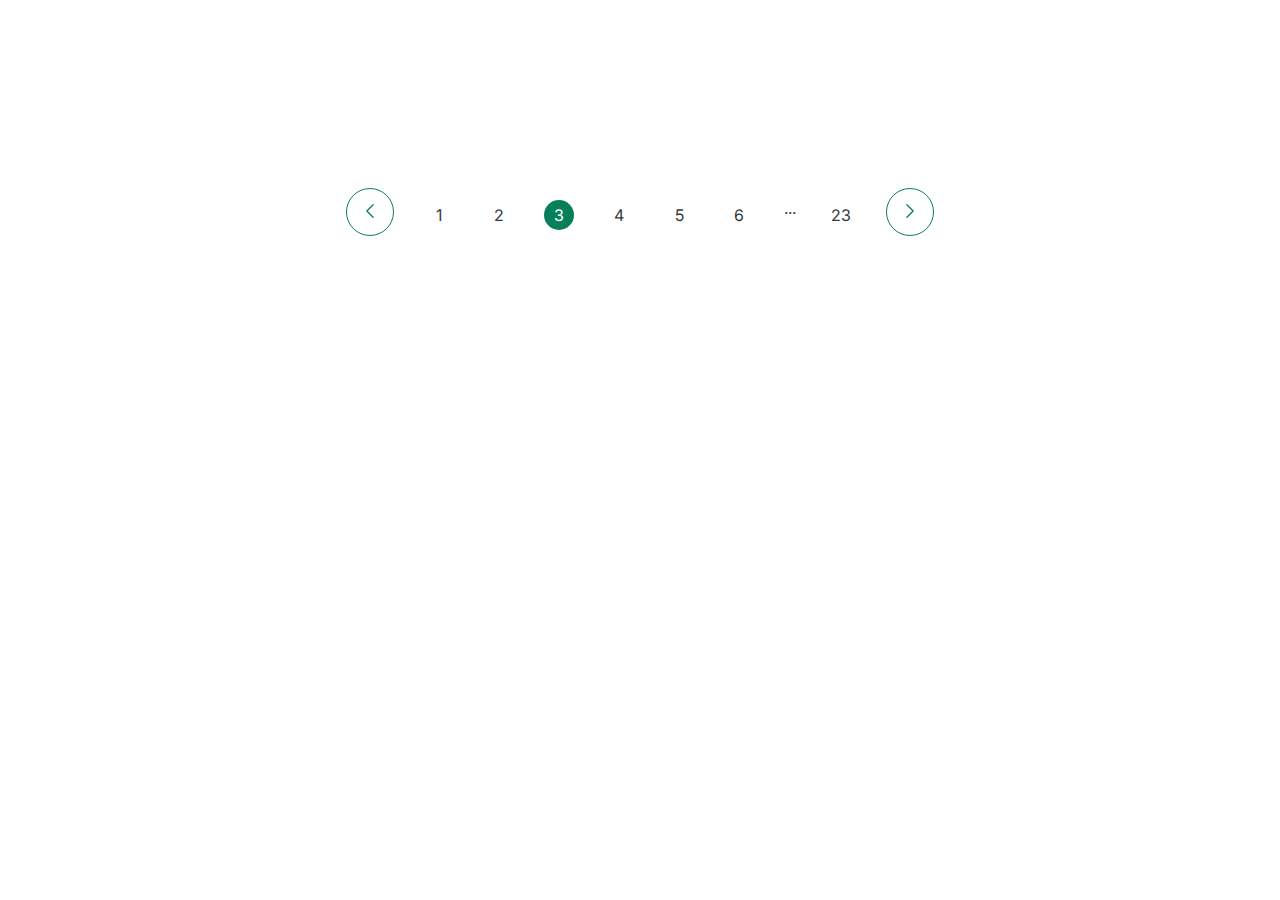
<file: 04- pagination.html>
<!DOCTYPE html>
<html lang="en">
  <head>
    <meta charset="UTF-8" />
    <meta http-equiv="X-UA-Compatible" content="IE=edge" />
    <meta name="viewport" content="width=device-width, initial-scale=1.0" />
    <link
      href="https://fonts.googleapis.com/css2?family=Inter:wght@400;500;700&display=swap"
      rel="stylesheet"
    />

    <title>Accordion Components</title>
    <style>
      /*
         SPACING SYSTEM (px)
         2 / 4 / 8 / 12 / 16 / 24 / 32 / 48 / 64 / 80 / 96 / 128

         FONT SIZE SYSTEM (px)
         10 / 12 / 14 / 16 / 18 / 20 / 24 / 30 / 36 / 44 / 52 / 62 / 74 / 86 / 98
          */
      /* MAIN COLOR:#087f5b
           GREY COLOR: #343a40

      */
      * {
        margin: 0;
        padding: 0;
        box-sizing: border-box;
      }

      body {
        font-family: "Inter", sans-serif;
        color: #343a40;
        line-height: 1;
      }
      .Components {
        display: flex;
        justify-content: center;
        margin-top: 200px;
        gap: 30px;
      }
      .btn {
        width: 48px;
        height: 48px;
        border-radius: 50%;
        border: #087f5b solid 1px;
        background: none;
        margin-top: -12px;
      }
      .btn-icon {
        width: 20px;
        height: 20px;

        stroke: #087f5b;
      }
      .btn-icon:hover {
        color: #fff;
      }
      .btn:hover {
        background-color: #087f5b;
        cursor: pointer;
      }
      .btn:hover .btn-icon {
        stroke: #fff;
      }

      a {
        text-decoration: none;
        color: #343a40;
        width: 30px;
        height: 30px;
        display: flex;
        align-items: center;
        justify-content: center;
      }
      a:hover,
      .three {
        background-color: #087f5b;
        color: #fff;

        border-radius: 60%;
        padding: 10px;

        cursor: pointer;
      }
    </style>
  </head>
  <body>
    <div class="Components">
      <button class="btn btn--left">
        <svg
          xmlns="http://www.w3.org/2000/svg"
          fill="none"
          viewBox="0 0 24 24"
          stroke-width="1.5"
          stroke="currentColor"
          class="btn-icon"
        >
          <path
            stroke-linecap="round"
            stroke-linejoin="round"
            d="M15.75 19.5L8.25 12l7.5-7.5"
          />
        </svg>
      </button>
      <!-- links -->
      <a href="#">1</a>
      <a href="#">2</a>
      <a class="three" href="#">3</a>
      <a href="#">4</a>
      <a href="#">5</a>
      <a href="#">6</a>
      <span class="dots">...</span>
      <a class="pad" href="#">23</a>
      <button class="btn btn--right">
        <svg
          xmlns="http://www.w3.org/2000/svg"
          fill="none"
          viewBox="0 0 24 24"
          stroke-width="1.5"
          stroke="currentColor"
          class="btn-icon"
        >
          <path
            stroke-linecap="round"
            stroke-linejoin="round"
            d="M8.25 4.5l7.5 7.5-7.5 7.5"
          />
        </svg>
      </button>
    </div>
  </body>
</html>
</file>
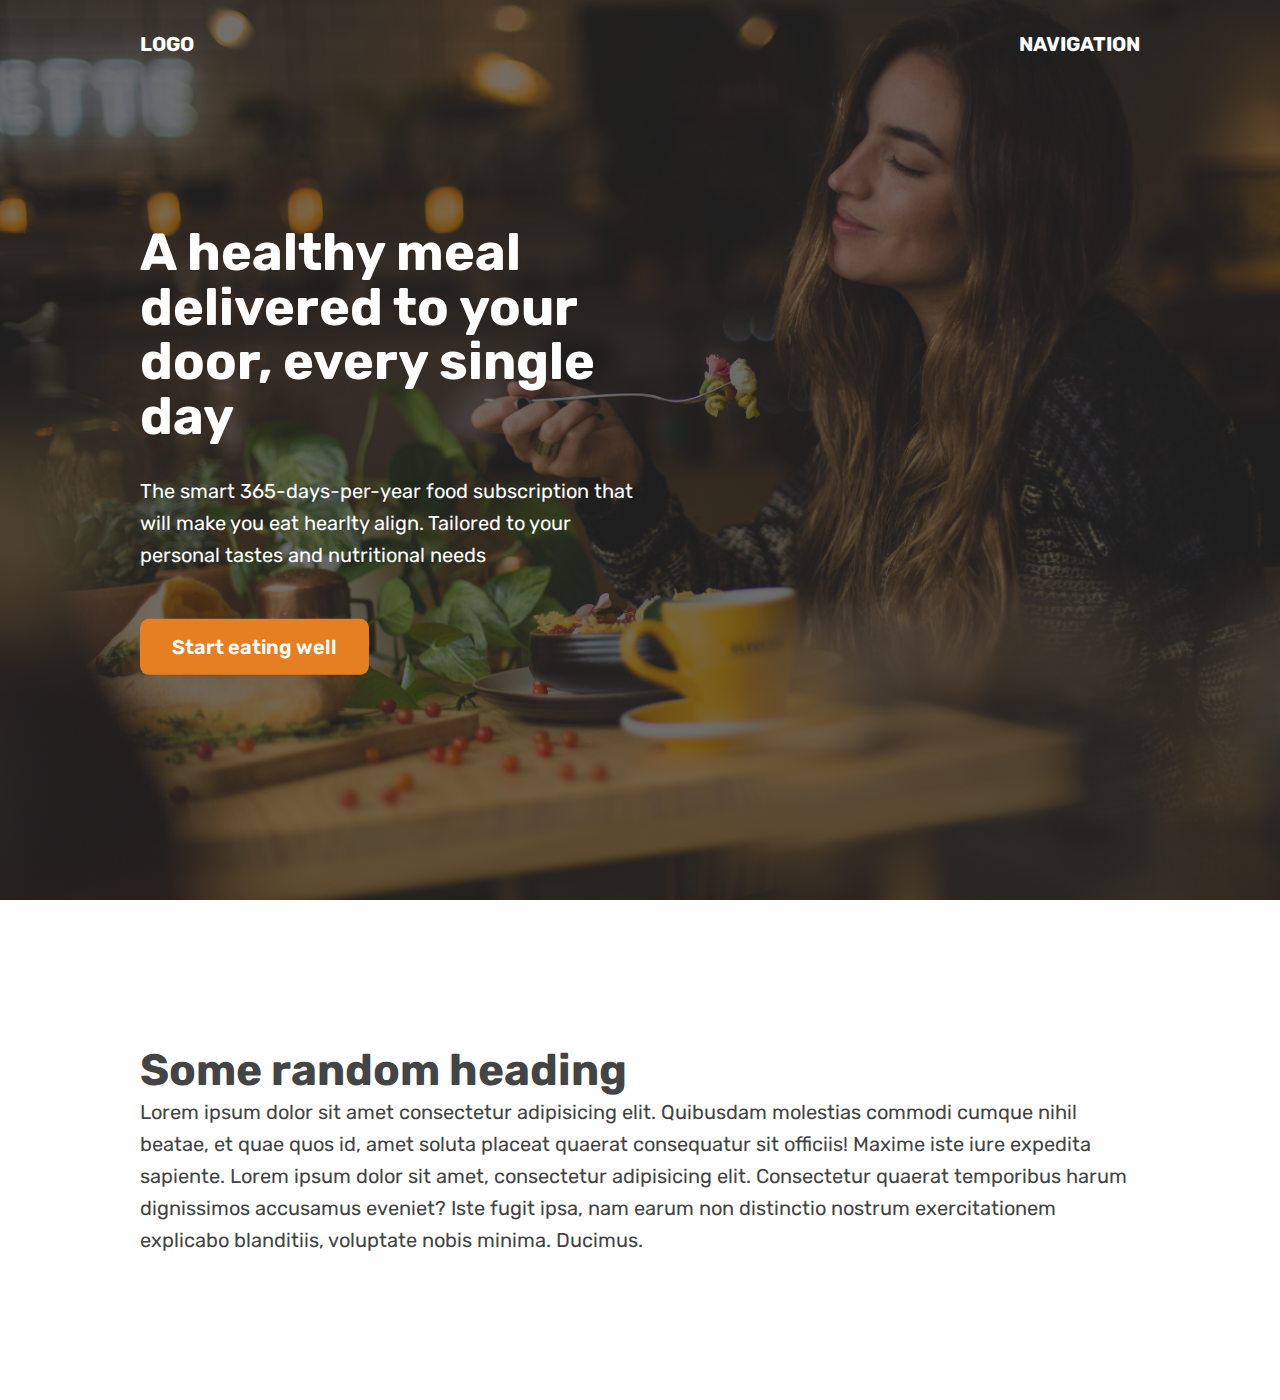
<file: 05- hero.html>
<!DOCTYPE html>
<html lang="en">
  <head>
    <meta charset="UTF-8" />
    <meta http-equiv="X-UA-Compatible" content="IE=edge" />
    <meta name="viewport" content="width=device-width, initial-scale=1.0" />
    <title>Omifood Hero</title>
    <link rel="preconnect" href="https://fonts.googleapis.com">
<link rel="preconnect" href="https://fonts.gstatic.com" crossorigin>
<link href="https://fonts.googleapis.com/css2?family=Rubik:wght@400;500;700&display=swap" rel="stylesheet">

    <style>
      *{
        margin: 0;
        padding: 0;
        box-sizing: border-box;
      }
      html{
        font-family: "rubik", sans-serif;
        color: #444;
      }
      .container {
        margin: 0 auto;
        width: 1000px;
      }  
      header{
        /* background-color: #e67e22; */
        height: 100vh;
        position: relative;
        background-image: linear-gradient(rgba(34, 34, 34, 0.6),rgba(34, 34, 34, 0.6)), url(heroo.jpg) ;
        background-size: cover;
        color: #fff;

      }
      
      nav {
        font-size: 20px;
        font-weight: 700;
        display: flex;
        justify-content: space-between;
       padding-top: 32px;
        /* background-color: crimson; */
      }
      .header-container {
        width: 1000px;
        position: absolute;
        /* IN RELATION TO PARENT SIZE */
        left: 50%;
       top: 50%;
       /* IN RELATION TO ELEMENT SIZE */
       transform: translate(-50%, -50%);
       /* background-color: blueviolet; */
      }
      .header-container-inner {
        width: 50%;
        /* background-color: aqua; */
      }
      h1{
        font-size: 52px;
        margin-bottom: 32px;
        line-height: 1.05;
      }
      p {
        font-size: 20px;
        line-height: 1.6;
        margin-bottom: 48px;
      }
      .btn:link,
      .btn:visited {
        font-size: 20px;
        font-weight: 600;
        background-color: #e67e22;
        color: #fff;
        text-decoration: none;
        display: inline-block;
        padding: 16px 32px;
        border-radius: 9px;

      }
      h2{
        font-size: 44px;
        margin-top: 48px;
      }
       section{
        padding: 96px 0 ;
        background: color #f7f7f7; 
       
       }
    </style>
  </head>
  <body>
    <header>
      <nav class="container">
        <div>LOGO</div>
        <div>NAVIGATION</div>
      </nav>

      <div class="header-container">
        <div class="header-container-inner">
        <h1>A healthy meal delivered to your door, every single day</h1>
        <p>
          The smart 365-days-per-year food subscription that will make you eat
          hearlty align. Tailored to your personal tastes and nutritional needs
        </p>
        <a href="#" class="btn"> Start eating well </a>
      </div>
    </div>
    </header>
    <section>
      <div  class="container">
      <h2>Some random heading</h2>
      <p>Lorem ipsum dolor sit amet consectetur adipisicing elit. Quibusdam molestias commodi cumque nihil beatae, et quae quos id, amet soluta placeat quaerat consequatur sit officiis! Maxime iste iure expedita sapiente.
        Lorem ipsum dolor sit amet, consectetur adipisicing elit. Consectetur quaerat temporibus harum dignissimos accusamus eveniet? Iste fugit ipsa, nam earum non distinctio nostrum exercitationem explicabo blanditiis, voluptate nobis minima. Ducimus.
      </p>
    </section>
  </div>
  </body>
</html>
</file>
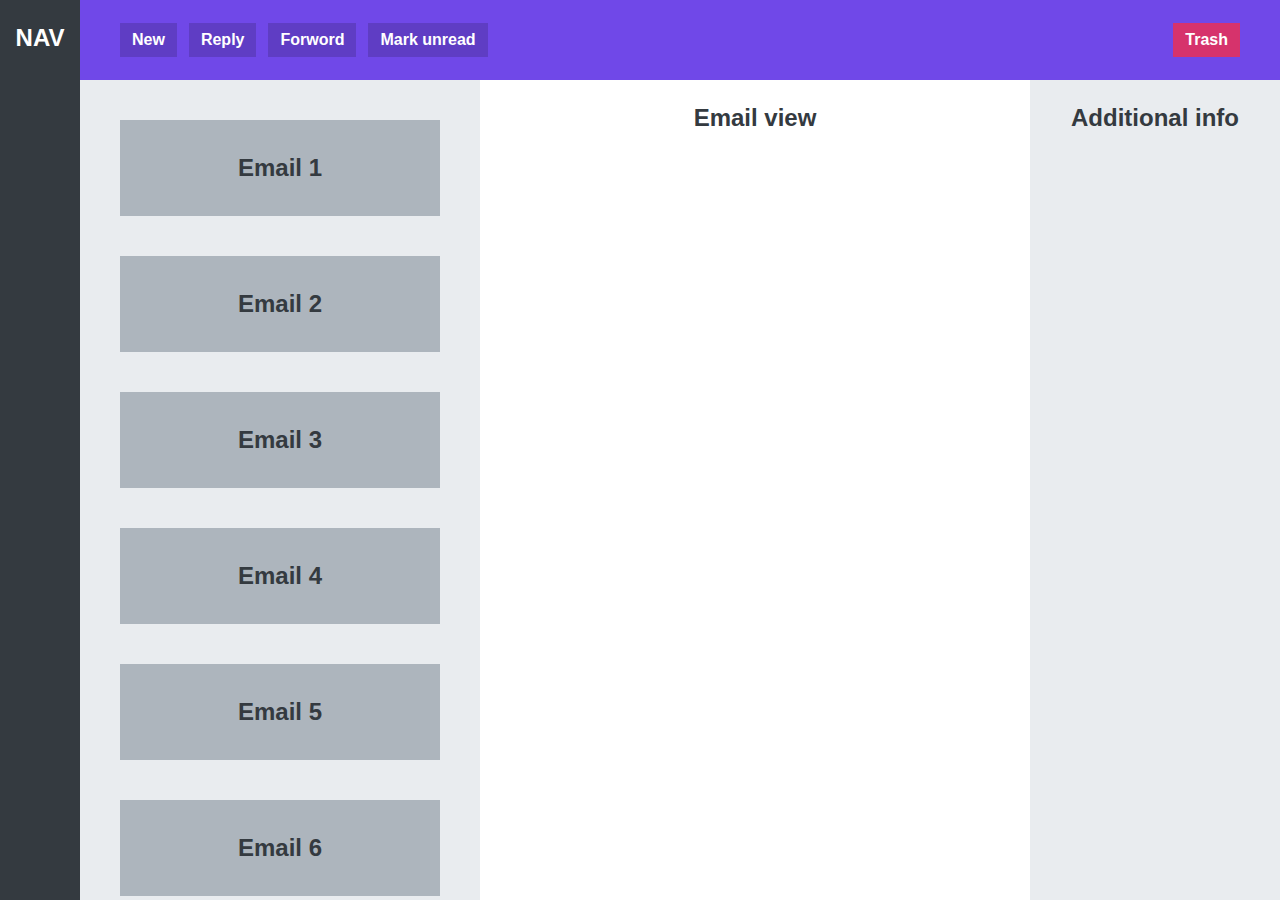
<file: 06- app-layout.html>
<!DOCTYPE html>
<html lang="en">
  <head>
    <meta charset="UTF-8" />
    <meta http-equiv="X-UA-Compatible" content="IE=edge" />
    <meta name="viewport" content="width=device-width, initial-scale=1.0" />
    <title>App-layout</title>
    <style>
      * {
        margin: 0;
        padding: 0;
        box-sizing: border-box;
      }
      body {
        font-family: sans-serif;
        color: #343a40;
        font-size: 24px;
        text-align: center;
        font-weight: bold;
        display: grid;

        grid-template-columns: 80px 400px 1fr 250px;
        grid-template-rows: 80px 1fr;
        height: 100vh;
      }
      nav,
      section,
      main,
      aside {
        padding-top: 24px;
      }
      nav {
        background-color: #343a40;
        grid-row: 1/-1;
        color: white;
      }
      menu {
        background-color: #7048e8;

        grid-column: 2/-1;
        display: flex;
        align-items: center;
        gap: 12px;
        padding: 0 40px;
      }
      button {
        display: inline-block;
        font-size: 16px;
        font-weight: bold;
        background-color: #5f3dc4;
        color: #fff;
        border: none;
        cursor: pointer;
        padding: 8px 12px;
      }
      button:last-child {
        background-color: #d6336c;
        margin-left: auto;
      }
      aside {
        background-color: #e9ecef;
      }
      section {
        background-color: #e9ecef;
        padding: 40px;
        display: flex;
        flex-direction: column;
        gap: 40px;
        overflow: scroll;
      }
      .email {
        background: #adb5bd;
        height: 96px;
        flex-shrink: 0;
        display: flex;
        align-items: center;
        justify-content: center;
      }
    </style>
  </head>
  <body>
    <nav>NAV</nav>
    <menu>
      <button>New</button>
      <button>Reply</button>
      <button>Forword</button>
      <button>Mark unread</button>
      <button>Trash</button>
    </menu>
    <section>
      <div class="email">Email 1</div>
      <div class="email">Email 2</div>
      <div class="email">Email 3</div>
      <div class="email">Email 4</div>
      <div class="email">Email 5</div>
      <div class="email">Email 6</div>
      <div class="email">Email 7</div>
      <div class="email">Email 8</div>
      <div class="email">Email 9</div>
      <div class="email">Email 10</div>
    </section>
    <main>Email view</main>
    <aside>Additional info</aside>
  </body>
</html>
</file>
<file: style.css>
/*
SPACING SYSTEM (px)
2 / 4 / 8 / 12 / 16 / 24 / 32 / 48 / 64 / 80 / 96 / 128

FONT SIZE SYSTEM (px)
10 / 12 / 14 / 16 / 18 / 20 / 24 / 30 / 36 / 44 / 52 / 62 / 74 / 86 / 98
*/
/* MAIN COLOR:#087f5b
   GREY COLOR: #343a40

 */
* {
  margin: 0;
  padding: 0;
  box-sizing: border-box;
}

/* ------------------------ */
/* GENERAL STYLES */
/* ------------------------ */
body {
  font-family: "Inter", sans-serif;
  color: #343a40;
  border-bottom: 8px solid #087f5b;
}

.container {
  width: 960px;
  margin: 0 auto;
}

header,
section {
  margin-bottom: 96px;
}

h2 {
  margin-bottom: 48px;
  font-size: 36px;
  letter-spacing: -0.5px;
}

.grid-3-cols {
  display: grid;
  grid-template-columns: repeat(3, 1fr);
  column-gap: 80px;
}
.btn:link,
.btn:visited {
  background-color: #087f5b;
  color: #fff;
  font-weight: 500;
  text-transform: uppercase;
  text-decoration: none;
  display: inline-block;
  border-radius: 100px;
}
.btn:hover,
.btn:active {
  background-color: #099268;
}
.btn--big {
  padding: 16px 32px;
  font-size: 18px;
}
.btn--small {
  font-size: 14px;
  padding: 8px 12px;
}
img {
  border-radius: 12px;
}
/* ------------------------ */
/* COMPONENT STYLES */
/* ------------------------ */

/* HEADER */
header {
  display: grid;
  grid-template-columns: repeat(2, 1fr);
  column-gap: 80px;
  margin-top: 64px;
}

.header-text-box {
  align-self: center;
}

h1 {
  margin-bottom: 32px;
  font-size: 44px;
  line-height: 1.1;
  letter-spacing: -1px;
}

.header-text {
  margin-bottom: 24px;
  font-size: 18px;
  line-height: 1.6;
}

img {
  width: 100%;
}

/* FEATURES */
.features-icon {
  stroke: #087f5b;
  width: 32px;
  height: 32px;
  margin-bottom: 24px;
}

.features-title {
  margin-bottom: 16px;
  font-size: 20px;
}

.features-text {
  font-size: 18px;
  line-height: 1.7;
}

/* TESTIMONIAL */
.testimonial-section {
  background-color: #087f5b;
  color: #fff;
  padding: 24px;
  border-radius: 12px;
}

.testimonial-box {
  grid-column: 2 / -1;
  align-self: center;
}

.testimonial-box h2 {
  margin-bottom: 24px;
  font-size: 24px;
}

.testimonial-text {
  font-style: italic;
  margin-bottom: 24px;
  font-size: 18px;
  line-height: 1.7;
  color: #e6fcf5;
}

.testimonial-author {
  color: #c3fae8;
}

/* CHAIRS */
.chair {
  box-shadow: 0px 20px 30px 0px rgba(0, 0, 0, 0.07);
  border-radius: 12px;
}
.chair img {
  border-bottom-left-radius: 0;
  border-bottom-right-radius: 0;
}
.chair-box {
  padding: 32px;
}

h3 {
  margin-bottom: 24px;
  font-size: 20px;
}

.chair-details {
  list-style: none;
  margin-bottom: 42px;
}

.chair-details li {
  display: flex;
  align-items: center;
  gap: 12px;
  margin-bottom: 16px;
}

.chair-details li:last-child {
  margin-bottom: 0;
}

.chair-icon {
  color: #087f5b;
  width: 24px;
  height: 24px;
}

.chair-price {
  display: flex;
  justify-content: space-between;
  font-size: 20px;
  align-items: center;
}

footer {
  margin-bottom: 48px;
  font-size: 14px;
  color: #495057;
}
</file>
